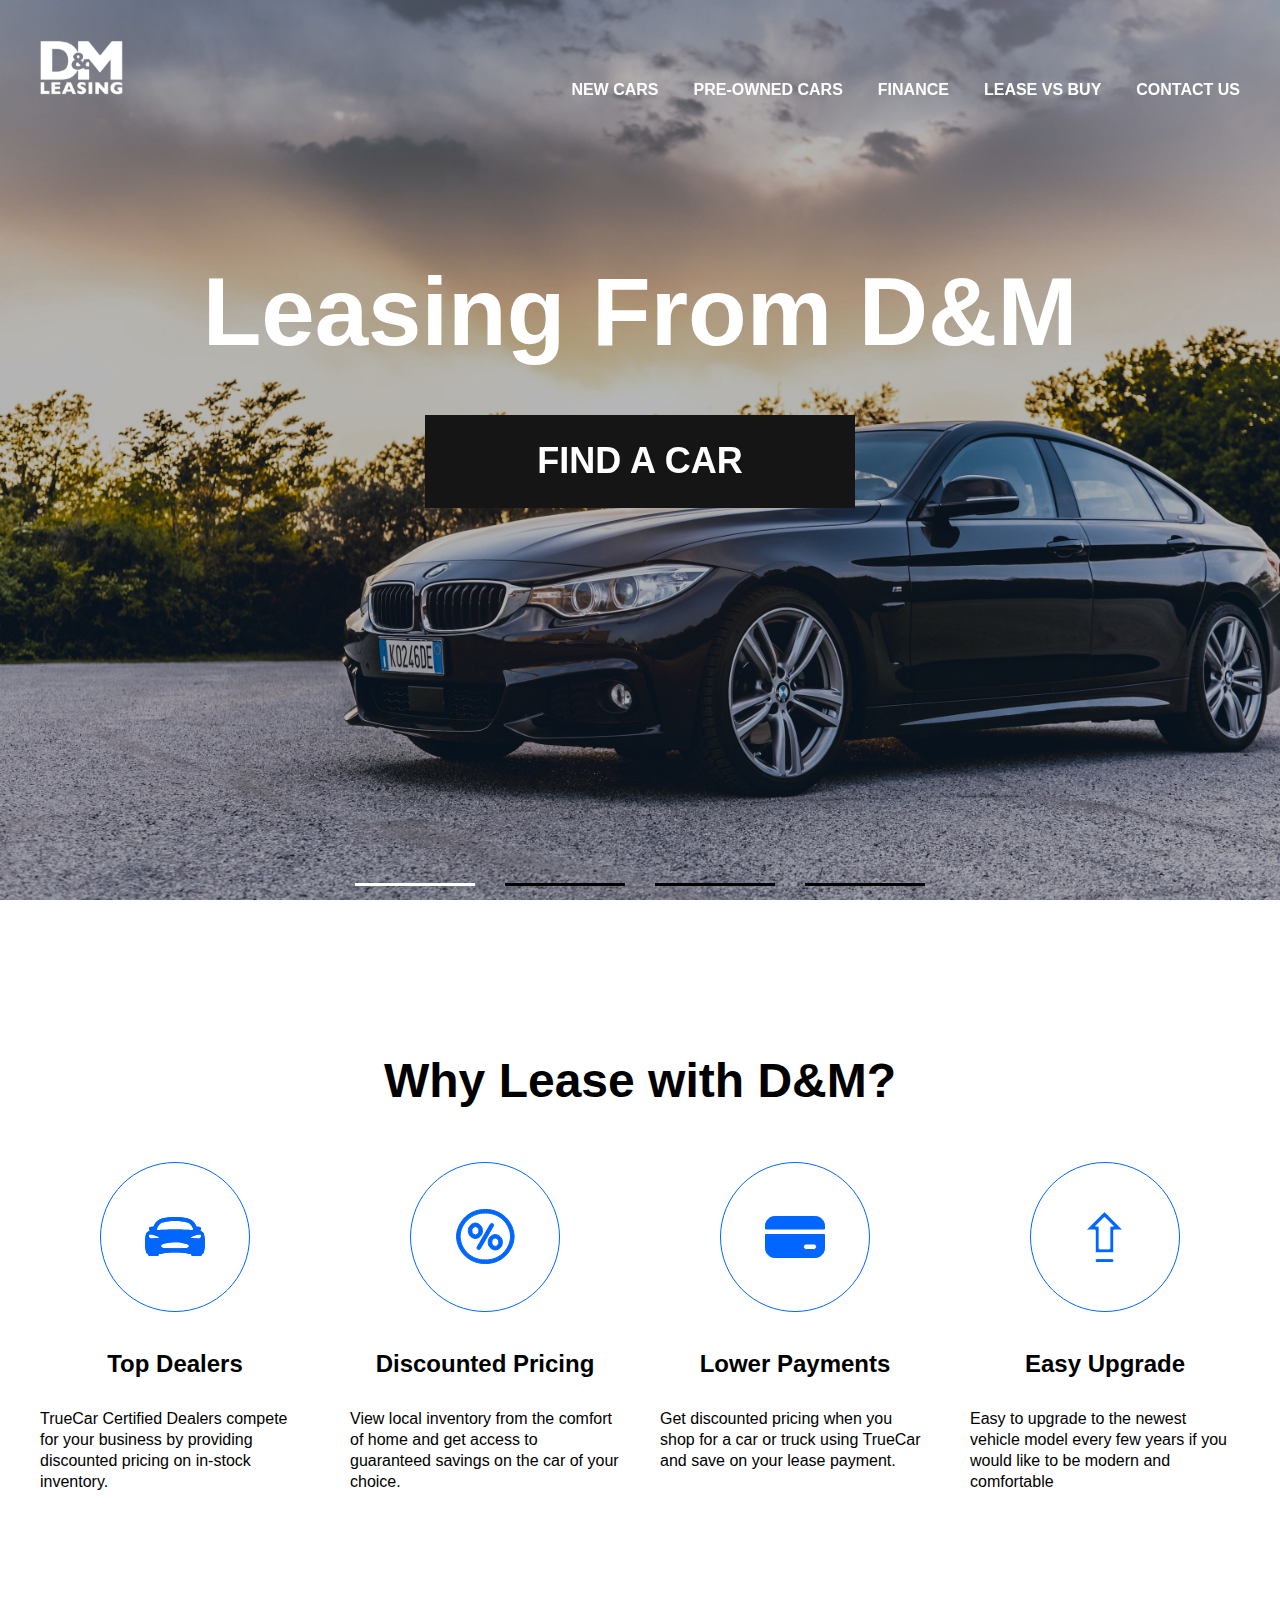
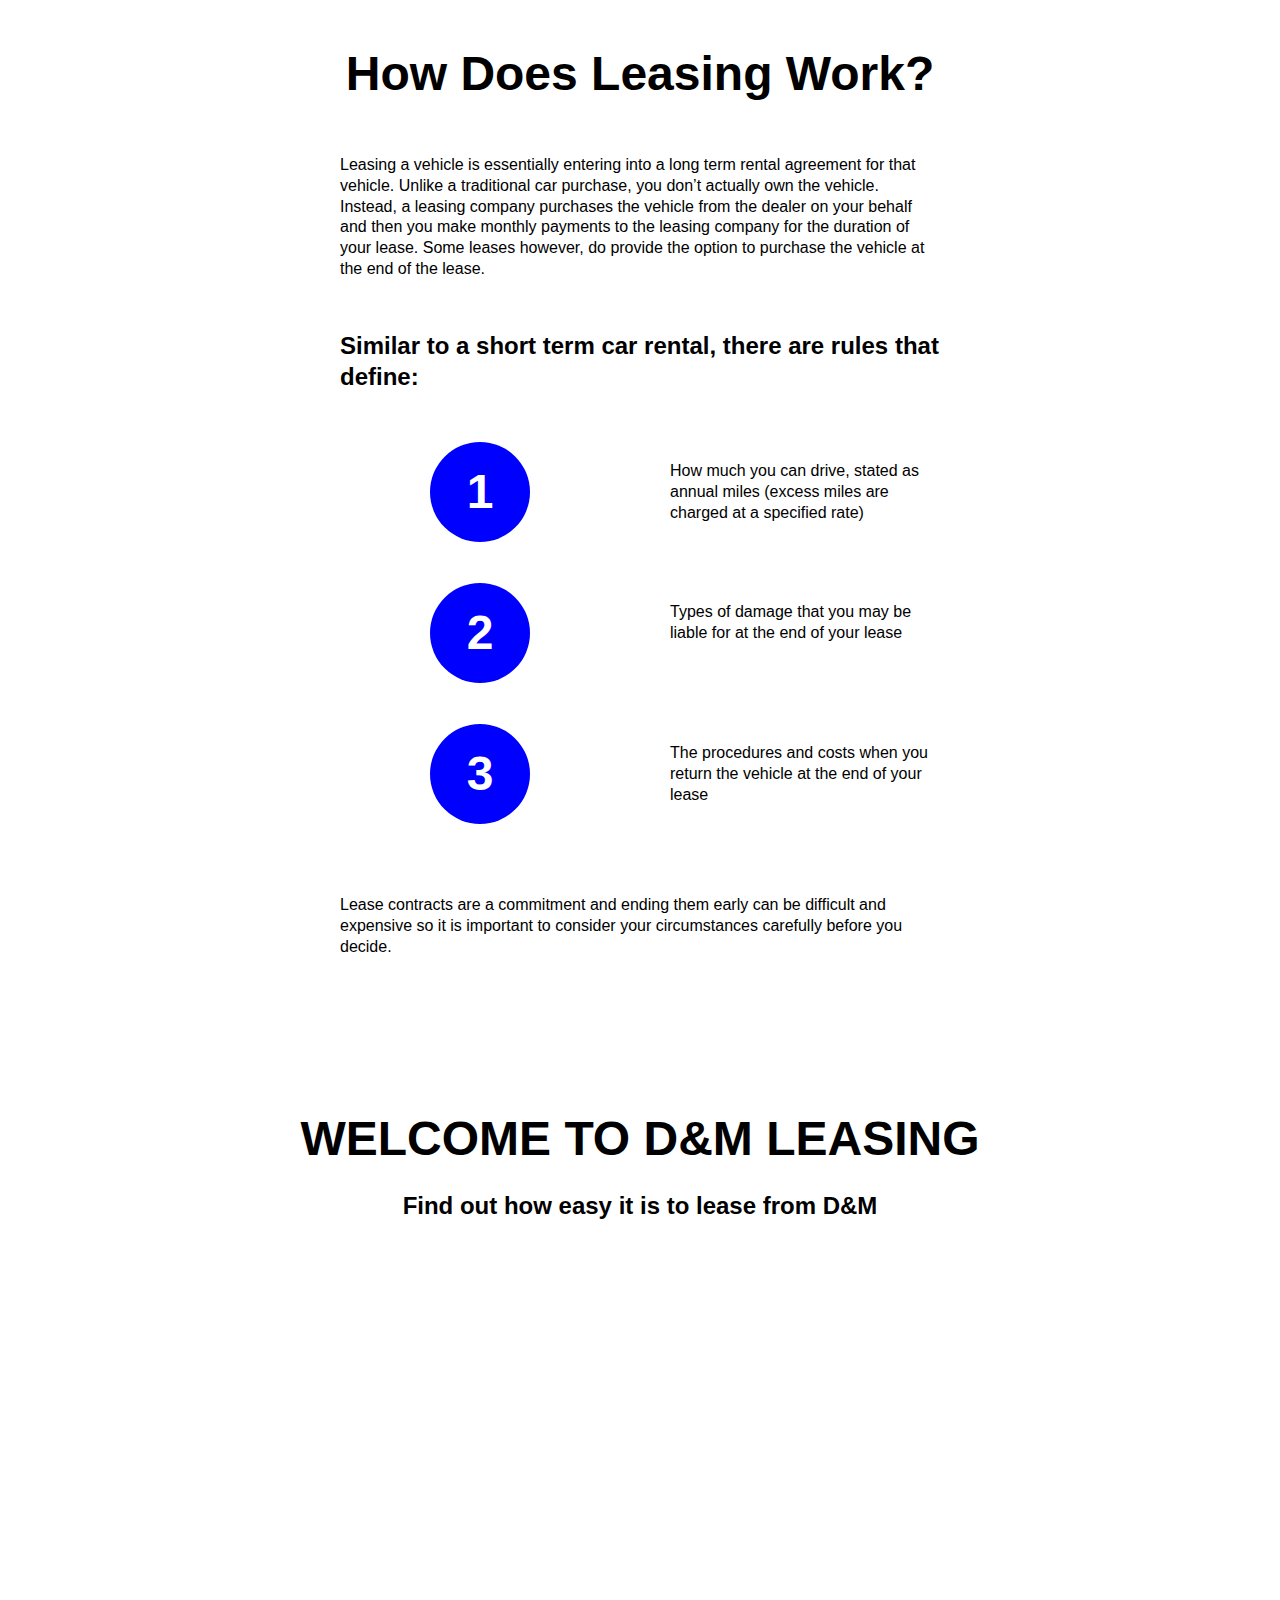
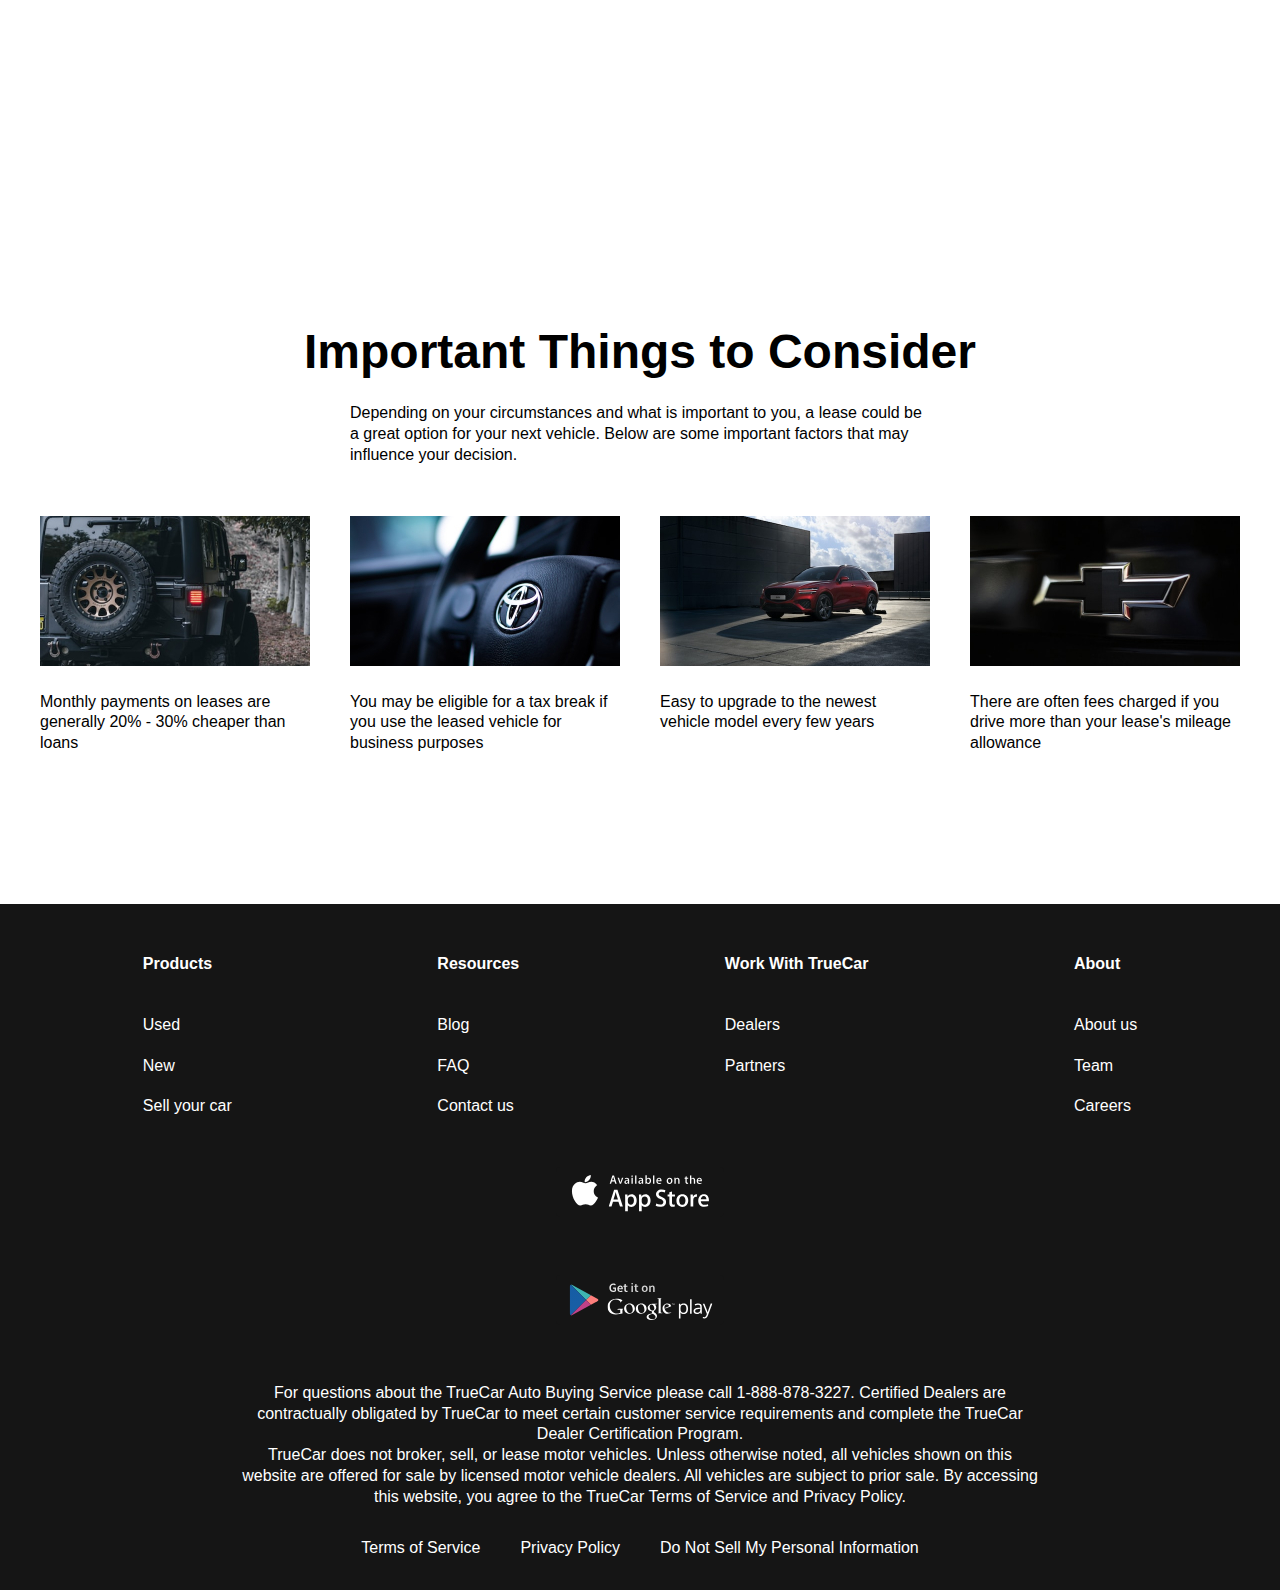
<file: index.html>
<!DOCTYPE html>
<html lang="en">

<head>
    <meta charset="UTF-8">
    <meta name="viewport" content="width=device-width, initial-scale=1.0">
    <title>Document</title>
    <link rel="stylesheet" href="swiper-bundle/swiper-bundle.min.css" />
    <link rel="stylesheet" href="css/style.css">
</head>

<body>
    <div class="wrapper">
        <header class="header header-main">
            <div class="container">
                <div class="header__inner">
                    <a href="#" class="logo">
                        <img src="images/logo.svg" alt="" class="logo__img">
                    </a>
                    <nav class="menu">
                        <ul class="menu__list">
                            <li class="menu__list-item">
                                <a href="#" class="menu__list-link">NEW CARS</a>
                            </li>
                            <li class="menu__list-item">
                                <a href="#" class="menu__list-link">PRE-OWNED CARS</a>
                            </li>
                            <li class="menu__list-item">
                                <a href="#" class="menu__list-link">FINANCE</a>
                            </li>
                            <li class="menu__list-item">
                                <a href="#" class="menu__list-link">LEASE VS BUY</a>
                            </li>
                            <li class="menu__list-item">
                                <a href="#" class="menu__list-link">CONTACT US</a>
                            </li>
                        </ul>
                    </nav>
                </div>
            </div>
        </header>
        <main class="main">
            <section class="top">
                <div class="container">
                    <h1 class="title">
                        Leasing From D&M
                    </h1>
                    <a href="##" class="top__link">FIND A CAR</a>
                </div>
            </section>
            <div class="slider">
                <div class="swiper">
                    <div class="swiper-wrapper">
                        <div class="swiper-slide" style="background-image: url(images/slide-1.jpg);"></div>
                        <div class="swiper-slide" style="background-image: url(images/slide-2.jpg);"></div>
                        <div class="swiper-slide" style="background-image: url(images/slide-1.jpg);"></div>
                        <div class="swiper-slide" style="background-image: url(images/slide-2.jpg);"></div>
                        <div class="swiper-pagination">
                        </div>
                    </div>
                </div>
            </div>
            <section class="why-lease">
                <div class="container">
                    <h2 class="section-title">
                        Why Lease with D&M?
                    </h2>
                    <ul class="why-lease__list">
                        <li class="why-least__item">
                            <img class="why-lease__item-img" src="images/why-lease-1.svg" alt="">
                            <h3 class="why-lease__item-title">
                                Top Dealers
                            </h3>
                            <p class="why-lease__item-text">
                                TrueCar Certified Dealers compete for your business by providing discounted pricing on
                                in-stock inventory.
                            </p>
                        </li>
                        <li class="why-least__item">
                            <img class="why-lease__item-img" src="images/why-lease-2.svg" alt="">
                            <h3 class="why-lease__item-title">
                                Discounted Pricing
                            </h3>
                            <p class="why-lease__item-text">
                                View local inventory from the comfort of home and get access to guaranteed savings on
                                the car of your choice.
                            </p>
                        </li>
                        <li class="why-least__item">
                            <img class="why-lease__item-img" src="images/why-lease-3.svg" alt="">
                            <h3 class="why-lease__item-title">
                                Lower Payments
                            </h3>
                            <p class="why-lease__item-text">
                                Get discounted pricing when you shop for a car or truck using TrueCar and save on your
                                lease payment.
                            </p>
                        </li>
                        <li class="why-least__item">
                            <img class="why-lease__item-img" src="images/why-lease-4.svg" alt="">
                            <h3 class="why-lease__item-title">
                                Easy Upgrade
                            </h3>
                            <p class="why-lease__item-text">
                                Easy to upgrade to the newest vehicle model every few years if you would like to be
                                modern and comfortable
                            </p>
                        </li>
                    </ul>
                </div>
            </section>
            <section class="how-does">
                <div class="container">
                    <div class="how-does__inner">
                        <h2 class="section-title">
                            How Does Leasing Work?
                        </h2>
                        <p class="how-does__text">
                            Leasing a vehicle is essentially entering into a long term rental agreement for that
                            vehicle. Unlike a traditional car purchase, you don’t actually own the vehicle. Instead, a
                            leasing company purchases the vehicle from the dealer on your behalf and then you make
                            monthly payments to the leasing company for the duration of your lease. Some leases however,
                            do provide the option to purchase the vehicle at the end of the lease.
                        </p>
                        <h4 class="how-does__item-title">
                            Similar to a short term car rental, there are rules that define:
                        </h4>
                        <ol class="how__does-list">
                            <li class="how-does__item" data-number='1'>
                                <p class="how-does_item-text">
                                    How much you can drive, stated as annual miles (excess miles are charged at a
                                    specified rate)
                                </p>
                            </li>
                            <li class="how-does__item" data-number='2'>
                                <p class="how-does_item-text">
                                    Types of damage that you may be liable for at the end of your lease
                                </p>
                            </li>
                            <li class="how-does__item" data-number='3'>
                                <p class="how-does_item-text">
                                    The procedures and costs when you return the vehicle at the end of your lease
                                </p>
                            </li>
                        </ol>
                        <p class="how-does__text">
                            Lease contracts are a commitment and ending them early can be difficult and expensive so it
                            is important to consider your circumstances carefully before you decide.
                        </p>
                    </div>
                </div>
            </section>
            <section class="video">
                <div class="container">
                    <h2 class="section-title video__title">
                        WELCOME TO D&M LEASING
                    </h2>
                    <p class="video__text">
                        Find out how easy it is to lease from D&M
                    </p>
                     <iframe class="video__content" width="1000" height="500" src="https://www.youtube.com/embed/oBdOovD-0_s?si=RLh4jNW3f974f2MN" title="YouTube video player" frameborder="0" allow="accelerometer; autoplay; clipboard-write; encrypted-media; gyroscope; picture-in-picture; web-share" referrerpolicy="strict-origin-when-cross-origin" allowfullscreen></iframe>
                </div>
            </section>
            <section class="important">
                <div class="container">
                    <h2 class="section-title important__title">
                        Important Things to Consider
                    </h2>
                    <p class="important__text">
                        Depending on your circumstances and what is important to you, a lease could be a great option
                        for your next vehicle. Below are some important factors that may influence your decision.
                    </p>
                    <ul class="important__list">
                        <li class="important__item">
                            <img src="images/img-1.jpg" alt="" class="important__item-img">
                            <p class="important__item-text">
                                Monthly payments on leases are generally 20% - 30% cheaper than loans
                            </p>
                        </li>
                        <li class="important__item">
                            <img src="images/img-2.jpg" alt="" class="important__item-img">
                            <p class="important__item-text">
                                You may be eligible for a tax break if you use the leased vehicle for business purposes
                            </p>
                        </li>
                        <li class="important__item">
                            <img src="images/img-3.jpg" alt="" class="important__item-img">
                            <p class="important__item-text">
                                Easy to upgrade to the newest vehicle model every few years
                            </p>
                        </li>
                        <li class="important__item">
                            <img src="images/img-4.jpg" alt="" class="important__item-img">
                            <p class="important__item-text">
                                There are often fees charged if you drive more than your lease's mileage allowance
                            </p>
                        </li>
                    </ul>
                </div>
            </section>
        </main>
        <footer class="footer">
            <div class="container">
                <nav class="footer__menu">
                    <ul class="footer__menu-list">
                        <li class="footer__menu-item">
                            <p class="footer__menu-title">Products</p>
                        </li>
                        <li class="footer__menu-item"><a href="#" class="footer__menu-link">Used</a></li>
                        <li class="footer__menu-item"><a href="#" class="footer__menu-link">New</a></li>
                        <li class="footer__menu-item"><a href="#" class="footer__menu-link">Sell your car</a></li>
                    </ul>
                    <ul class="footer__menu-list">
                        <li class="footer__menu-item">
                            <p class="footer__menu-title">Resources</p>
                        </li>
                        <li class="footer__menu-item"><a href="#" class="footer__menu-link">Blog</a></li>
                        <li class="footer__menu-item"><a href="#" class="footer__menu-link">FAQ</a></li>
                        <li class="footer__menu-item"><a href="#" class="footer__menu-link">Contact us</a></li>
                    </ul>
                    <ul class="footer__menu-list">
                        <li class="footer__menu-item">
                            <p class="footer__menu-title">Work With TrueCar</p>
                        </li>
                        <li class="footer__menu-item"><a href="#" class="footer__menu-link">Dealers</a></li>
                        <li class="footer__menu-item"><a href="#" class="footer__menu-link">Partners</a></li>
                    </ul>
                    <ul class="footer__menu-list">
                        <li class="footer__menu-item">
                            <p class="footer__menu-title">About</p>
                        </li>
                        <li class="footer__menu-item"><a href="#" class="footer__menu-link">About us</a></li>
                        <li class="footer__menu-item"><a href="#" class="footer__menu-link">Team</a></li>
                        <li class="footer__menu-item"><a href="#" class="footer__menu-link">Careers</a></li>
                    </ul>
                </nav>
                <ul class="app">
                    <li class="app__item">
                        <a href="" class="app__item-link">
                            <img class="app__item-img" src="images/appstore.svg" alt="">
                        </a>
                    </li>
                </ul>
                <ul class="app">
                    <li class="app__item">
                        <a href="" class="app__item-link">
                            <img src="images/googleplay.svg" alt="" class="app__item-img">
                        </a>
                    </li>
                </ul>
                <div class="footer__copy">
                    <p class="footer__copy-text">
                        For questions about the TrueCar Auto Buying Service please call 1-888-878-3227.
                        Certified Dealers are contractually obligated by TrueCar to meet certain customer service
                        requirements and complete the TrueCar Dealer Certification Program.
                    </p>
                    <p class="footer__copy-text">
                        TrueCar does not broker, sell, or lease motor vehicles. Unless otherwise noted, all vehicles
                        shown on this website are offered for sale by licensed motor vehicle dealers. All vehicles are
                        subject to prior sale. By accessing this website, you agree to the TrueCar Terms of Service and
                        Privacy Policy.
                    </p>
                    <nav class="copy__nav">
                        <ul class="copy__nav-list">
                            <li class="copy__nav-item"><a href="#" class="copy__nav-link">Terms of Service</a>
                            </li>
                            <li class="copy__nav-item"><a href="#" class="copy__nav-link">Privacy Policy</a>
                            </li>
                            <li class="copy__nav-item"><a href="#" class="copy__nav-link">Do Not Sell My Personal
                                    Information</a>
                            </li>

                        </ul>
                    </nav>
                </div>
            </div>
        </footer>
    </div>
    <script src="swiper-bundle/swiper-bundle.min.js"></script>
    <script src="js/main.js"></script>
</body>

</html>
</file>
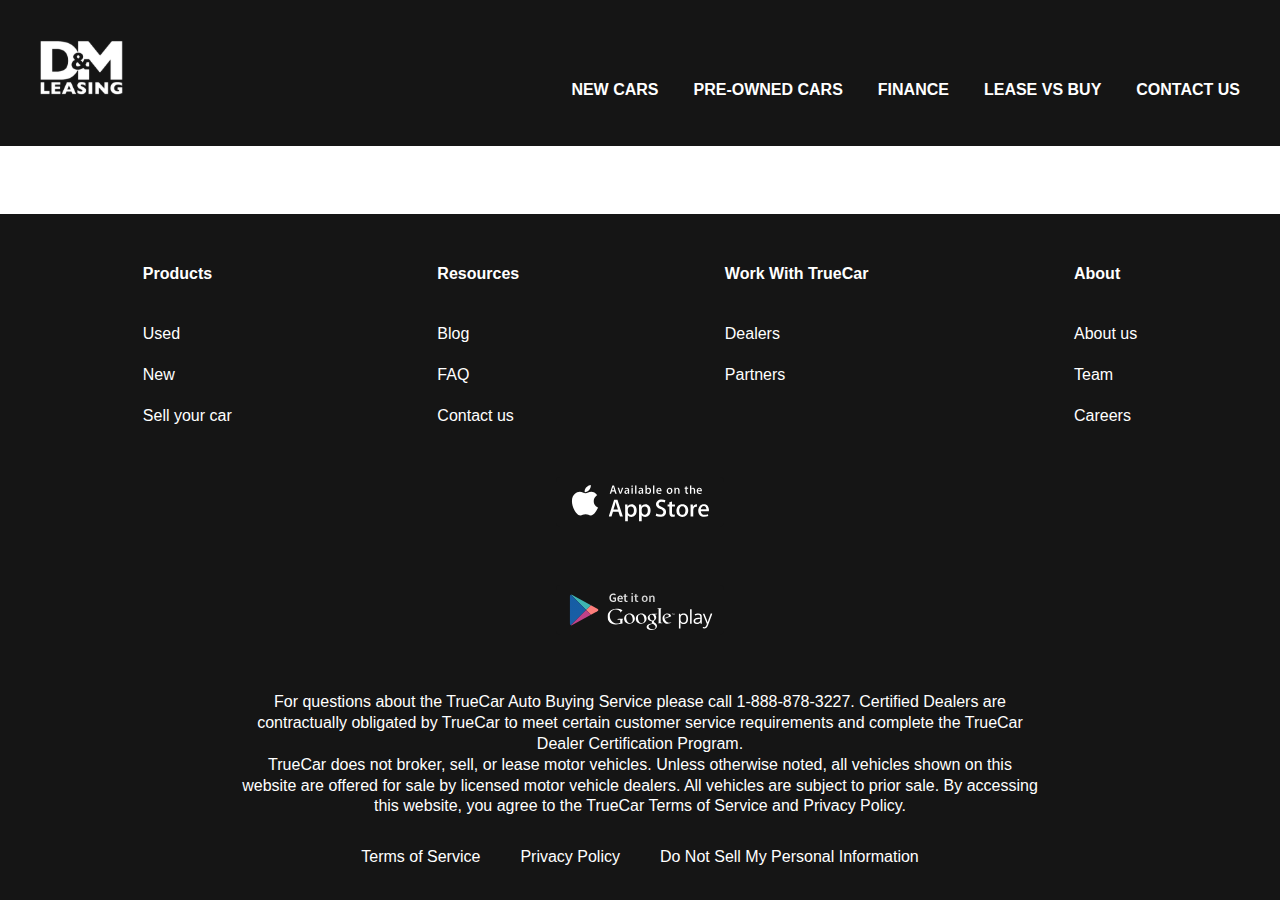
<file: contacts.html>
<!DOCTYPE html>
<html lang="en">

<head>
    <meta charset="UTF-8">
    <meta name="viewport" content="width=device-width, initial-scale=1.0">
    <title>Document</title>
    <link rel="stylesheet" href="css/style.css">
</head>

<body>
    <div class="wrapper">
        <header class="header">
            <div class="container">
                <div class="header__inner">
                    <a href="#" class="logo">
                        <img src="images/logo.svg" alt="" class="logo__img">
                    </a>
                    <nav class="menu">
                        <ul class="menu__list">
                            <li class="menu__list-item">
                                <a href="#" class="menu__list-link">NEW CARS</a>
                            </li>
                            <li class="menu__list-item">
                                <a href="#" class="menu__list-link">PRE-OWNED CARS</a>
                            </li>
                            <li class="menu__list-item">
                                <a href="#" class="menu__list-link">FINANCE</a>
                            </li>
                            <li class="menu__list-item">
                                <a href="#" class="menu__list-link">LEASE VS BUY</a>
                            </li>
                            <li class="menu__list-item">
                                <a href="#" class="menu__list-link">CONTACT US</a>
                            </li>
                        </ul>
                    </nav>
                </div>
            </div>
        </header>
        <main class="main">
            
        </main>
        <footer class="footer">
            <div class="container">
                <nav class="footer__menu">
                    <ul class="footer__menu-list">
                        <li class="footer__menu-item">
                            <p class="footer__menu-title">Products</p>
                        </li>
                        <li class="footer__menu-item"><a href="#" class="footer__menu-link">Used</a></li>
                        <li class="footer__menu-item"><a href="#" class="footer__menu-link">New</a></li>
                        <li class="footer__menu-item"><a href="#" class="footer__menu-link">Sell your car</a></li>
                    </ul>
                    <ul class="footer__menu-list">
                        <li class="footer__menu-item">
                            <p class="footer__menu-title">Resources</p>
                        </li>
                        <li class="footer__menu-item"><a href="#" class="footer__menu-link">Blog</a></li>
                        <li class="footer__menu-item"><a href="#" class="footer__menu-link">FAQ</a></li>
                        <li class="footer__menu-item"><a href="#" class="footer__menu-link">Contact us</a></li>
                    </ul>
                    <ul class="footer__menu-list">
                        <li class="footer__menu-item">
                            <p class="footer__menu-title">Work With TrueCar</p>
                        </li>
                        <li class="footer__menu-item"><a href="#" class="footer__menu-link">Dealers</a></li>
                        <li class="footer__menu-item"><a href="#" class="footer__menu-link">Partners</a></li>
                    </ul>
                    <ul class="footer__menu-list">
                        <li class="footer__menu-item">
                            <p class="footer__menu-title">About</p>
                        </li>
                        <li class="footer__menu-item"><a href="#" class="footer__menu-link">About us</a></li>
                        <li class="footer__menu-item"><a href="#" class="footer__menu-link">Team</a></li>
                        <li class="footer__menu-item"><a href="#" class="footer__menu-link">Careers</a></li>
                    </ul>
                </nav>
                <ul class="app">
                    <li class="app__item">
                        <a href="" class="app__item-link">
                            <img class="app__item-img" src="images/appstore.svg" alt="">
                        </a>
                    </li>
                </ul>
                <ul class="app">
                    <li class="app__item">
                        <a href="" class="app__item-link">
                            <img src="images/googleplay.svg" alt="" class="app__item-img">
                        </a>
                    </li>
                </ul>
                <div class="footer__copy">
                    <p class="footer__copy-text">
                        For questions about the TrueCar Auto Buying Service please call 1-888-878-3227.
                        Certified Dealers are contractually obligated by TrueCar to meet certain customer service
                        requirements and complete the TrueCar Dealer Certification Program.
                    </p>
                    <p class="footer__copy-text">
                        TrueCar does not broker, sell, or lease motor vehicles. Unless otherwise noted, all vehicles
                        shown on this website are offered for sale by licensed motor vehicle dealers. All vehicles are
                        subject to prior sale. By accessing this website, you agree to the TrueCar Terms of Service and
                        Privacy Policy.
                    </p>
                    <nav class="copy__nav">
                        <ul class="copy__nav-list">
                            <li class="copy__nav-item"><a href="#" class="copy__nav-link">Terms of Service</a>
                            </li>
                            <li class="copy__nav-item"><a href="#" class="copy__nav-link">Privacy Policy</a>
                            </li>
                            <li class="copy__nav-item"><a href="#" class="copy__nav-link">Do Not Sell My Personal
                                    Information</a>
                            </li>

                        </ul>
                    </nav>
                </div>
            </div>
        </footer>

    </div>
</body>

</html>
</file>
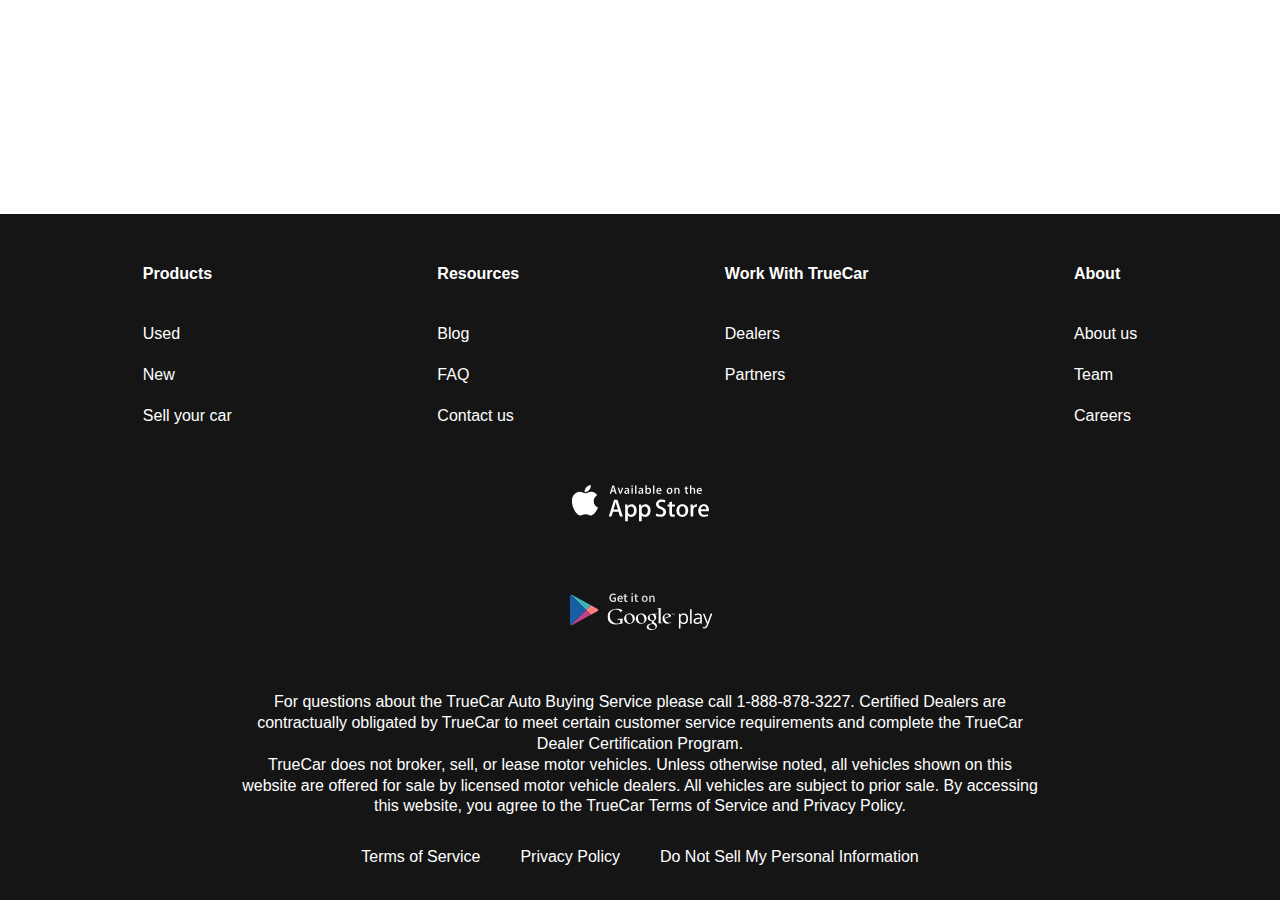
<file: new-cars.html>
<!DOCTYPE html>
<html lang="en">

<head>
    <meta charset="UTF-8">
    <meta name="viewport" content="width=device-width, initial-scale=1.0">
    <title>Document</title>
    <link rel="stylesheet" href="css/style.css">
</head>

<body>
    <div class="wrapper">
        <header class="header header-main">
            <div class="container">
                <div class="header__inner">
                    <a href="#" class="logo">
                        <img src="images/logo.svg" alt="" class="logo__img">
                    </a>
                    <nav class="menu">
                        <ul class="menu__list">
                            <li class="menu__list-item">
                                <a href="#" class="menu__list-link">NEW CARS</a>
                            </li>
                            <li class="menu__list-item">
                                <a href="#" class="menu__list-link">PRE-OWNED CARS</a>
                            </li>
                            <li class="menu__list-item">
                                <a href="#" class="menu__list-link">FINANCE</a>
                            </li>
                            <li class="menu__list-item">
                                <a href="#" class="menu__list-link">LEASE VS BUY</a>
                            </li>
                            <li class="menu__list-item">
                                <a href="#" class="menu__list-link">CONTACT US</a>
                            </li>
                        </ul>
                    </nav>
                </div>
            </div>
        </header>
        <main class="main">
            
        </main>
        <footer class="footer">
            <div class="container">
                <nav class="footer__menu">
                    <ul class="footer__menu-list">
                        <li class="footer__menu-item">
                            <p class="footer__menu-title">Products</p>
                        </li>
                        <li class="footer__menu-item"><a href="#" class="footer__menu-link">Used</a></li>
                        <li class="footer__menu-item"><a href="#" class="footer__menu-link">New</a></li>
                        <li class="footer__menu-item"><a href="#" class="footer__menu-link">Sell your car</a></li>
                    </ul>
                    <ul class="footer__menu-list">
                        <li class="footer__menu-item">
                            <p class="footer__menu-title">Resources</p>
                        </li>
                        <li class="footer__menu-item"><a href="#" class="footer__menu-link">Blog</a></li>
                        <li class="footer__menu-item"><a href="#" class="footer__menu-link">FAQ</a></li>
                        <li class="footer__menu-item"><a href="#" class="footer__menu-link">Contact us</a></li>
                    </ul>
                    <ul class="footer__menu-list">
                        <li class="footer__menu-item">
                            <p class="footer__menu-title">Work With TrueCar</p>
                        </li>
                        <li class="footer__menu-item"><a href="#" class="footer__menu-link">Dealers</a></li>
                        <li class="footer__menu-item"><a href="#" class="footer__menu-link">Partners</a></li>
                    </ul>
                    <ul class="footer__menu-list">
                        <li class="footer__menu-item">
                            <p class="footer__menu-title">About</p>
                        </li>
                        <li class="footer__menu-item"><a href="#" class="footer__menu-link">About us</a></li>
                        <li class="footer__menu-item"><a href="#" class="footer__menu-link">Team</a></li>
                        <li class="footer__menu-item"><a href="#" class="footer__menu-link">Careers</a></li>
                    </ul>
                </nav>
                <ul class="app">
                    <li class="app__item">
                        <a href="" class="app__item-link">
                            <img class="app__item-img" src="images/appstore.svg" alt="">
                        </a>
                    </li>
                </ul>
                <ul class="app">
                    <li class="app__item">
                        <a href="" class="app__item-link">
                            <img src="images/googleplay.svg" alt="" class="app__item-img">
                        </a>
                    </li>
                </ul>
                <div class="footer__copy">
                    <p class="footer__copy-text">
                        For questions about the TrueCar Auto Buying Service please call 1-888-878-3227.
                        Certified Dealers are contractually obligated by TrueCar to meet certain customer service
                        requirements and complete the TrueCar Dealer Certification Program.
                    </p>
                    <p class="footer__copy-text">
                        TrueCar does not broker, sell, or lease motor vehicles. Unless otherwise noted, all vehicles
                        shown on this website are offered for sale by licensed motor vehicle dealers. All vehicles are
                        subject to prior sale. By accessing this website, you agree to the TrueCar Terms of Service and
                        Privacy Policy.
                    </p>
                    <nav class="copy__nav">
                        <ul class="copy__nav-list">
                            <li class="copy__nav-item"><a href="#" class="copy__nav-link">Terms of Service</a>
                            </li>
                            <li class="copy__nav-item"><a href="#" class="copy__nav-link">Privacy Policy</a>
                            </li>
                            <li class="copy__nav-item"><a href="#" class="copy__nav-link">Do Not Sell My Personal
                                    Information</a>
                            </li>

                        </ul>
                    </nav>
                </div>
            </div>
        </footer>

    </div>
</body>

</html>
</file>
<file: css/style.css>
html {
    box-sizing: border-box;
}

*,
*::after,
*::before {
    box-sizing: inherit;
    margin: 0;
    padding: 0;
}

html,
body {
    height: 100%;
}

@font-face {
    font-family: InterR;
    src: url('Inter-Regular');
}

@font-face {
    font-family: InterM;
    src: url('Inter-Medium');
}

ul {
    list-style: none;
}

a {
    text-decoration: none;
    color: inherit;
}

.section-title {
    margin-bottom: 50px;
    font-size: 48px;
    font-weight: 700;
    text-align: center;
}

.wrapper {
    min-height: 100%;
    display: flex;
    flex-direction: column;
}

.container {
    max-width: 1220px;
    margin: 0 auto;
    padding: 0 10px;
}

body {
    font-family: 'Inter', sans-serif;
    font-size: 16px;
    font-weight: 400;
    line-height: 1.3;
}

.header {
    background-color: #151515;
}

.header-main {
    background-color: transparent;
    position: absolute;
    z-index: 5;
    left: 0;
    right: 0;
}

.header__inner {
    padding-top: 40px;
    padding-bottom: 45px;
    display: flex;
    justify-content: space-between;
    align-items: flex-end;
}

.menu__list {
    display: flex;
    gap: 35px;

}

.menu__list-link {
    color: #fff;
    text-transform: uppercase;
    font-weight: 700;
}

.footer {
    background-color: #151515;
    padding: 50px 0 32px;
    color: #fff;
}

.footer__menu {
    display: flex;
    justify-content: space-around;
    margin-bottom: 50px;
}

.footer__menu-list {
    max-width: 10.41 rem;
}

.footer__menu-title {
    font-style: 24px;
    font-weight: 700;
    padding-bottom: 20px;
}

.footer__menu-item+.footer__menu-item {
    padding-top: 20px;
}

.app {
    display: flex;
    justify-content: center;
    gap: 40px;
    margin-bottom: 52px;
}

.footer__copy {
    max-width: 800px;
    margin: 0 auto;
    text-align: center;
}

.copy__nav-list {
    display: flex;
    justify-content: center;
    padding-top: 30px;
    gap: 40px;
}

.main {
    flex-grow: 1;
}

.top {
    color: #fff;
    text-align: center;
    padding-top: 250px;
    padding-bottom: 50px;
    position: absolute;
    z-index: 5;
    left: 0;
    right: 0;
}

.title {

    padding-bottom: 40px;
    font-size: 96px;
    font-weight: 700;
}

.top__link {
    background-color: #151515;
    padding: 23px;
    max-width: 430px;
    width: 100%;
    display: inline-block;
    text-transform: uppercase;
    font-size: 36px;
    font-weight: 700;
}


.swiper-slide {
    height: 100vh;
    background-repeat: no-repeat;
    background-size: cover;
    background-position: center;
}

.swiper-pagination-bullet {
    width: 120px;
    height: 3px;
    border-radius: 0;
    opacity: 1;
    margin: 0 15px !important;
}

swiper-pagination-bullets.swiper-pagination-horizontal {
    bottom: 50px;
}

.swiper-pagination-bullet-active {
    background-color: #fff;
}

.why-lease {
    padding: 150px 0;
}

.why-lease__list {
    display: grid;
    grid-template-columns: repeat(4, 1fr);
    gap: 40px;
    text-align: center;
}

.why-lease__item-img {
    margin-bottom: 30px;
}

.why-lease__item-title {
    margin-bottom: 30px;
    font-size: 24px;
    font-weight: 700;
}


.why-lease__item-text {
    text-align: left;
}

.how-does {
    padding-bottom: 150px;
}

.how-does__inner {
    max-width: 600px;
    margin: 0 auto;
}

.how__does-list {
    padding: 50px 0 70px;
    counter-reset: myCounter;
}

.how-does__item {
    list-style-type: none;
    width: 270px;
    position: relative;
    margin-left: auto;
    box-sizing: content-box;
    padding: 19px 0 19px 240px;
    min-height: 63px;
}

.how-does__item + .how-does__item {
    margin-top: 40px;
}

.how-does__item::before {
    counter-increment: myCounter;
    content: attr(data-number);
    display: flex;
    justify-content: center;
    align-items: center;
    background-color: blue;
    font-size: 48px;
    font-weight: 700;
    width: 100px;
    height: 100px;
    border-radius: 50%;
    color: #fff;
    position: absolute;
    left: 0;
    top: 0;
}

.how-does__item-title {
    font-size: 24px;
    font-weight: 700;
    padding-top: 50px; 
}

.video{
    padding-bottom: 150px;
}

.video__title{
    margin-bottom: 20px;
}

.video__text{
    font-size: 24px;
    font-weight: 700;
    margin-bottom: 50px;
    text-align: center;
}

.video__content{
    margin: 0 auto;
    display: block;
}

.important {
    margin-bottom: 150px;
}

.important__title{
    margin-bottom: 20px;
}

.important__text{
    margin: 0 auto 50px;
    max-width: 580px;
}

.important__list{
    display: grid;
    grid-template-columns: repeat(4, 1fr);
    gap: 40px;
}

.important__item-img{
margin-bottom: 20px;
}
</file>
